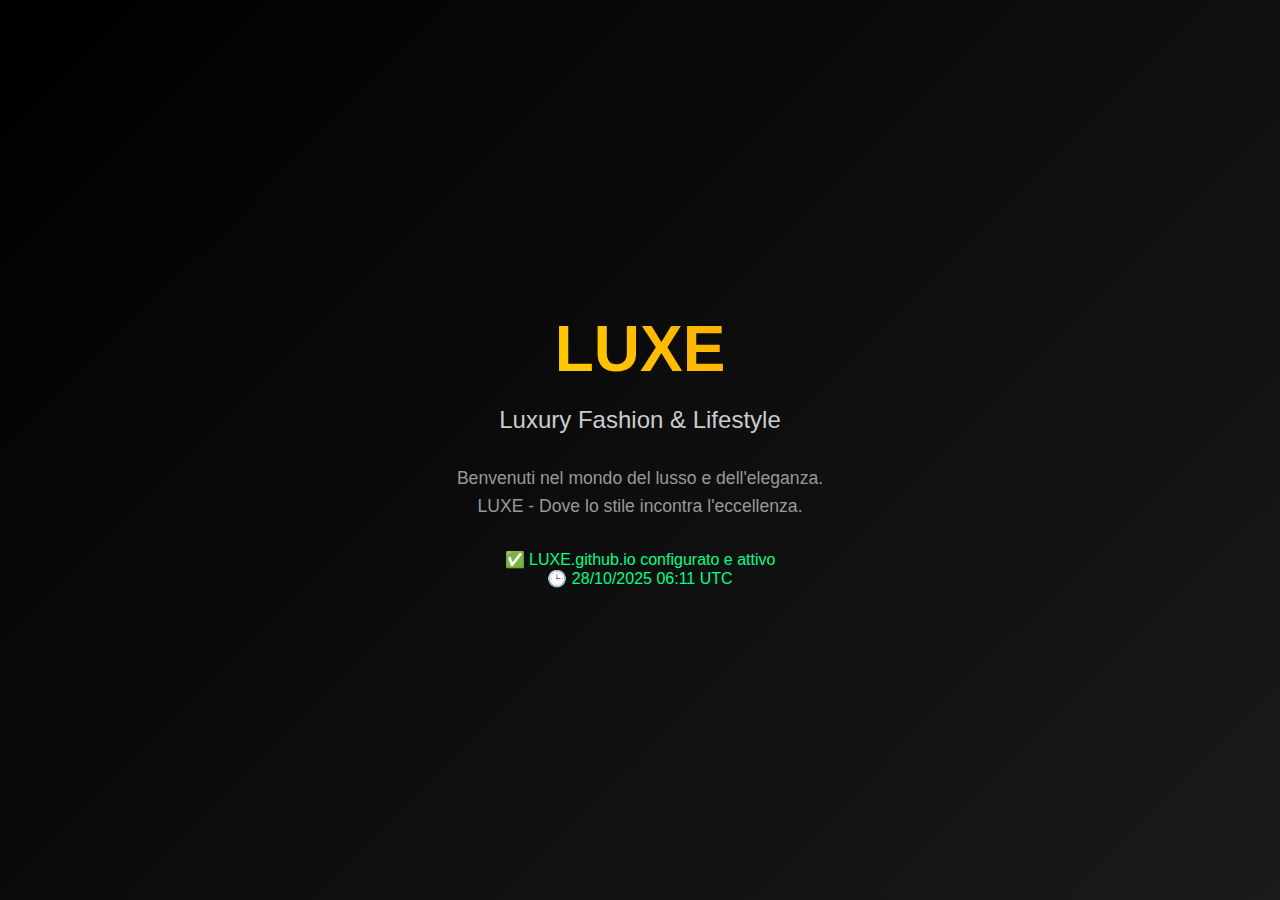
<file: index.html>
<!DOCTYPE html>
<html lang="it">
<head>
    <meta charset="UTF-8">
    <meta name="viewport" content="width=device-width, initial-scale=1.0">
    <title>LUXE - Luxury Fashion & Lifestyle</title>
    <style>
        * { margin: 0; padding: 0; box-sizing: border-box; }
        body { 
            font-family: 'Arial', sans-serif; 
            background: linear-gradient(135deg, #000000, #1a1a1a);
            color: #ffffff;
            min-height: 100vh;
            display: flex;
            justify-content: center;
            align-items: center;
        }
        .container { 
            text-align: center; 
            max-width: 600px; 
            padding: 40px; 
        }
        h1 { 
            font-size: 4rem; 
            margin-bottom: 20px; 
            background: linear-gradient(45deg, #FFD700, #FFA500);
            -webkit-background-clip: text;
            -webkit-text-fill-color: transparent;
            background-clip: text;
        }
        .subtitle { 
            font-size: 1.5rem; 
            margin-bottom: 30px; 
            color: #cccccc; 
        }
        .description { 
            font-size: 1.1rem; 
            line-height: 1.6; 
            margin-bottom: 30px; 
            color: #999999;
        }
        .status { 
            font-size: 1rem; 
            color: #00ff88; 
            margin-top: 20px; 
        }
    </style>
</head>
<body>
    <div class="container">
        <h1>LUXE</h1>
        <div class="subtitle">Luxury Fashion & Lifestyle</div>
        <div class="description">
            Benvenuti nel mondo del lusso e dell'eleganza. <br>
            LUXE - Dove lo stile incontra l'eccellenza.
        </div>
        <div class="status">
            ✅ LUXE.github.io configurato e attivo<br>
            🕒 28/10/2025 06:11 UTC
        </div>
    </div>
</body>
</html>
</file>
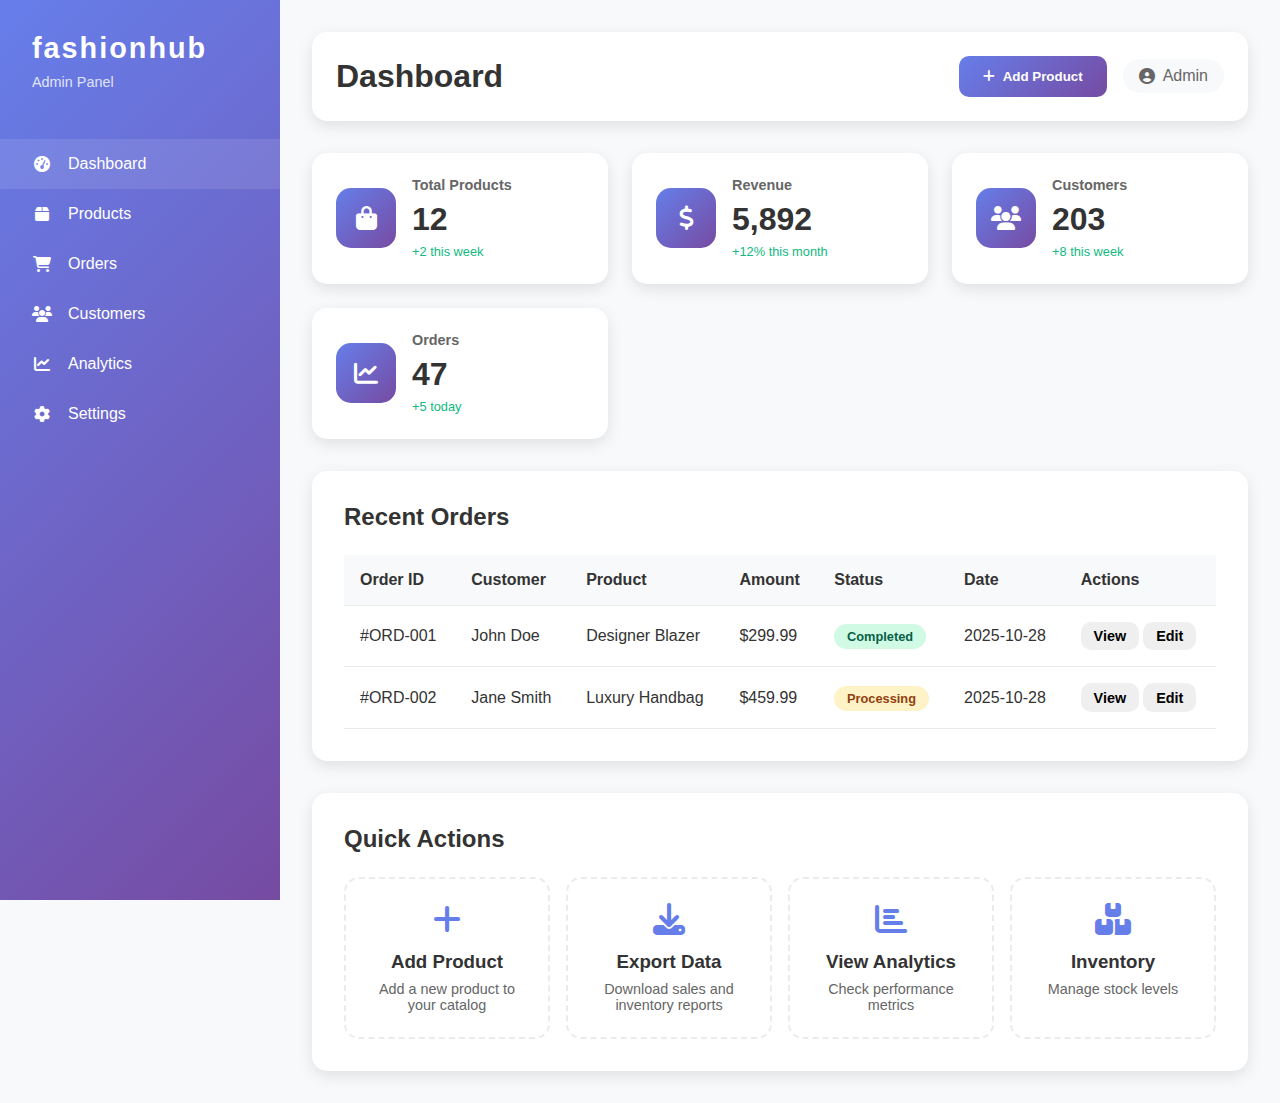
<file: admin.html>
<!DOCTYPE html>
<html lang="en">
<head>
    <meta charset="UTF-8">
    <meta name="viewport" content="width=device-width, initial-scale=1.0">
    <title>FashionHub Admin - Product Management</title>
    <link rel="stylesheet" href="admin-styles.css">
    <link href="https://cdnjs.cloudflare.com/ajax/libs/font-awesome/6.4.0/css/all.min.css" rel="stylesheet">
</head>
<body>
    <div class="admin-container">
        <!-- Admin Sidebar -->
        <div class="admin-sidebar">
            <div class="admin-logo">
                <h2>fashionhub</h2>
                <span>Admin Panel</span>
            </div>
            <nav class="admin-nav">
                <a href="#dashboard" class="nav-item active">
                    <i class="fas fa-tachometer-alt"></i>
                    Dashboard
                </a>
                <a href="#products" class="nav-item">
                    <i class="fas fa-box"></i>
                    Products
                </a>
                <a href="#orders" class="nav-item">
                    <i class="fas fa-shopping-cart"></i>
                    Orders
                </a>
                <a href="#customers" class="nav-item">
                    <i class="fas fa-users"></i>
                    Customers
                </a>
                <a href="#analytics" class="nav-item">
                    <i class="fas fa-chart-line"></i>
                    Analytics
                </a>
                <a href="#settings" class="nav-item">
                    <i class="fas fa-cog"></i>
                    Settings
                </a>
            </nav>
        </div>

        <!-- Admin Main Content -->
        <div class="admin-main">
            <div class="admin-header">
                <h1>Dashboard</h1>
                <div class="admin-actions">
                    <button class="btn-primary" onclick="showAddProductModal()">
                        <i class="fas fa-plus"></i>
                        Add Product
                    </button>
                    <div class="admin-profile">
                        <i class="fas fa-user-circle"></i>
                        <span>Admin</span>
                    </div>
                </div>
            </div>

            <!-- Dashboard Stats -->
            <div class="dashboard-stats">
                <div class="stat-card">
                    <div class="stat-icon">
                        <i class="fas fa-shopping-bag"></i>
                    </div>
                    <div class="stat-info">
                        <h3>Total Products</h3>
                        <span class="stat-number">8</span>
                        <span class="stat-change">+2 this week</span>
                    </div>
                </div>
                <div class="stat-card">
                    <div class="stat-icon">
                        <i class="fas fa-dollar-sign"></i>
                    </div>
                    <div class="stat-info">
                        <h3>Revenue</h3>
                        <span class="stat-number">$2,847</span>
                        <span class="stat-change">+12% this month</span>
                    </div>
                </div>
                <div class="stat-card">
                    <div class="stat-icon">
                        <i class="fas fa-users"></i>
                    </div>
                    <div class="stat-info">
                        <h3>Customers</h3>
                        <span class="stat-number">156</span>
                        <span class="stat-change">+8 this week</span>
                    </div>
                </div>
                <div class="stat-card">
                    <div class="stat-icon">
                        <i class="fas fa-chart-line"></i>
                    </div>
                    <div class="stat-info">
                        <h3>Orders</h3>
                        <span class="stat-number">23</span>
                        <span class="stat-change">+5 today</span>
                    </div>
                </div>
            </div>

            <!-- Recent Orders -->
            <div class="content-section">
                <h2>Recent Orders</h2>
                <div class="orders-table">
                    <table>
                        <thead>
                            <tr>
                                <th>Order ID</th>
                                <th>Customer</th>
                                <th>Product</th>
                                <th>Amount</th>
                                <th>Status</th>
                                <th>Date</th>
                                <th>Actions</th>
                            </tr>
                        </thead>
                        <tbody id="ordersTableBody">
                            <tr>
                                <td>#ORD-001</td>
                                <td>John Doe</td>
                                <td>Designer Blazer</td>
                                <td>$299.99</td>
                                <td><span class="status completed">Completed</span></td>
                                <td>2025-10-28</td>
                                <td>
                                    <button class="btn-sm" onclick="viewOrder('ORD-001')">View</button>
                                    <button class="btn-sm secondary" onclick="editOrder('ORD-001')">Edit</button>
                                </td>
                            </tr>
                            <tr>
                                <td>#ORD-002</td>
                                <td>Jane Smith</td>
                                <td>Luxury Handbag</td>
                                <td>$459.99</td>
                                <td><span class="status processing">Processing</span></td>
                                <td>2025-10-28</td>
                                <td>
                                    <button class="btn-sm" onclick="viewOrder('ORD-002')">View</button>
                                    <button class="btn-sm secondary" onclick="editOrder('ORD-002')">Edit</button>
                                </td>
                            </tr>
                        </tbody>
                    </table>
                </div>
            </div>

            <!-- Quick Actions -->
            <div class="quick-actions">
                <h2>Quick Actions</h2>
                <div class="action-grid">
                    <div class="action-card" onclick="showAddProductModal()">
                        <i class="fas fa-plus"></i>
                        <h3>Add Product</h3>
                        <p>Add a new product to your catalog</p>
                    </div>
                    <div class="action-card" onclick="exportData()">
                        <i class="fas fa-download"></i>
                        <h3>Export Data</h3>
                        <p>Download sales and inventory reports</p>
                    </div>
                    <div class="action-card" onclick="viewAnalytics()">
                        <i class="fas fa-chart-bar"></i>
                        <h3>View Analytics</h3>
                        <p>Check performance metrics</p>
                    </div>
                    <div class="action-card" onclick="manageInventory()">
                        <i class="fas fa-boxes"></i>
                        <h3>Inventory</h3>
                        <p>Manage stock levels</p>
                    </div>
                </div>
            </div>
        </div>
    </div>

    <!-- Add Product Modal -->
    <div id="addProductModal" class="modal">
        <div class="modal-content">
            <div class="modal-header">
                <h3>Add New Product</h3>
                <button class="close-modal" onclick="closeAddProductModal()">
                    <i class="fas fa-times"></i>
                </button>
            </div>
            <div class="modal-body">
                <form id="addProductForm">
                    <div class="form-group">
                        <label>Product Name</label>
                        <input type="text" id="productName" required>
                    </div>
                    <div class="form-group">
                        <label>Category</label>
                        <select id="productCategory" required>
                            <option value="clothing">Clothing</option>
                            <option value="accessories">Accessories</option>
                            <option value="shoes">Shoes</option>
                        </select>
                    </div>
                    <div class="form-group">
                        <label>Price</label>
                        <input type="number" id="productPrice" step="0.01" required>
                    </div>
                    <div class="form-group">
                        <label>Description</label>
                        <textarea id="productDescription" rows="3"></textarea>
                    </div>
                    <div class="form-group">
                        <label>Product Image</label>
                        <input type="file" id="productImage" accept="image/*">
                    </div>
                    <div class="form-actions">
                        <button type="button" onclick="closeAddProductModal()" class="btn-secondary">Cancel</button>
                        <button type="submit" class="btn-primary">Add Product</button>
                    </div>
                </form>
            </div>
        </div>
    </div>

    <script src="admin-app.js"></script>
</body>
</html>
</file>
<file: admin-styles.css>
/* FashionHub Admin Panel Styles */

* {
    margin: 0;
    padding: 0;
    box-sizing: border-box;
}

body {
    font-family: 'Arial', sans-serif;
    background: #f8f9fa;
    color: #333;
}

.admin-container {
    display: flex;
    min-height: 100vh;
}

/* Admin Sidebar */
.admin-sidebar {
    width: 280px;
    background: linear-gradient(135deg, #667eea 0%, #764ba2 100%);
    color: white;
    padding: 2rem 0;
    position: fixed;
    height: 100vh;
    overflow-y: auto;
}

.admin-logo {
    padding: 0 2rem;
    margin-bottom: 3rem;
}

.admin-logo h2 {
    font-size: 1.8rem;
    font-weight: bold;
    margin-bottom: 0.5rem;
    letter-spacing: 2px;
}

.admin-logo span {
    font-size: 0.9rem;
    opacity: 0.8;
}

.admin-nav {
    display: flex;
    flex-direction: column;
}

.nav-item {
    display: flex;
    align-items: center;
    gap: 1rem;
    padding: 1rem 2rem;
    color: white;
    text-decoration: none;
    transition: background 0.3s ease;
}

.nav-item:hover,
.nav-item.active {
    background: rgba(255,255,255,0.1);
}

.nav-item i {
    width: 20px;
    text-align: center;
}

/* Admin Main Content */
.admin-main {
    flex: 1;
    margin-left: 280px;
    padding: 2rem;
}

.admin-header {
    display: flex;
    justify-content: space-between;
    align-items: center;
    margin-bottom: 2rem;
    background: white;
    padding: 1.5rem;
    border-radius: 15px;
    box-shadow: 0 5px 15px rgba(0,0,0,0.1);
}

.admin-header h1 {
    font-size: 2rem;
    color: #333;
}

.admin-actions {
    display: flex;
    align-items: center;
    gap: 1rem;
}

.admin-profile {
    display: flex;
    align-items: center;
    gap: 0.5rem;
    padding: 0.5rem 1rem;
    background: #f8f9fa;
    border-radius: 25px;
    color: #666;
}

/* Button Styles */
.btn-primary, .btn-secondary, .btn-sm {
    padding: 0.8rem 1.5rem;
    border: none;
    border-radius: 10px;
    cursor: pointer;
    font-weight: bold;
    text-decoration: none;
    display: inline-flex;
    align-items: center;
    gap: 0.5rem;
    transition: all 0.3s ease;
}

.btn-primary {
    background: linear-gradient(135deg, #667eea 0%, #764ba2 100%);
    color: white;
}

.btn-primary:hover {
    transform: translateY(-2px);
    box-shadow: 0 5px 15px rgba(102, 126, 234, 0.4);
}

.btn-secondary {
    background: #f8f9fa;
    color: #666;
    border: 2px solid #e9ecef;
}

.btn-secondary:hover {
    background: #e9ecef;
}

.btn-sm {
    padding: 0.4rem 0.8rem;
    font-size: 0.9rem;
}

/* Dashboard Stats */
.dashboard-stats {
    display: grid;
    grid-template-columns: repeat(auto-fit, minmax(250px, 1fr));
    gap: 1.5rem;
    margin-bottom: 2rem;
}

.stat-card {
    background: white;
    padding: 1.5rem;
    border-radius: 15px;
    box-shadow: 0 5px 15px rgba(0,0,0,0.1);
    display: flex;
    align-items: center;
    gap: 1rem;
}

.stat-icon {
    width: 60px;
    height: 60px;
    background: linear-gradient(135deg, #667eea 0%, #764ba2 100%);
    color: white;
    border-radius: 15px;
    display: flex;
    align-items: center;
    justify-content: center;
    font-size: 1.5rem;
}

.stat-info h3 {
    font-size: 0.9rem;
    color: #666;
    margin-bottom: 0.5rem;
}

.stat-number {
    font-size: 2rem;
    font-weight: bold;
    color: #333;
    display: block;
    margin-bottom: 0.25rem;
}

.stat-change {
    font-size: 0.8rem;
    color: #10b981;
}

/* Content Sections */
.content-section {
    background: white;
    padding: 2rem;
    border-radius: 15px;
    box-shadow: 0 5px 15px rgba(0,0,0,0.1);
    margin-bottom: 2rem;
}

.content-section h2 {
    margin-bottom: 1.5rem;
    color: #333;
}

/* Orders Table */
.orders-table {
    overflow-x: auto;
}

.orders-table table {
    width: 100%;
    border-collapse: collapse;
}

.orders-table th,
.orders-table td {
    padding: 1rem;
    text-align: left;
    border-bottom: 1px solid #e9ecef;
}

.orders-table th {
    background: #f8f9fa;
    font-weight: bold;
    color: #333;
}

.status {
    padding: 0.3rem 0.8rem;
    border-radius: 20px;
    font-size: 0.8rem;
    font-weight: bold;
}

.status.completed {
    background: #d1fae5;
    color: #065f46;
}

.status.processing {
    background: #fef3c7;
    color: #92400e;
}

.status.pending {
    background: #fce7f3;
    color: #be185d;
}

/* Quick Actions */
.quick-actions {
    background: white;
    padding: 2rem;
    border-radius: 15px;
    box-shadow: 0 5px 15px rgba(0,0,0,0.1);
}

.quick-actions h2 {
    margin-bottom: 1.5rem;
    color: #333;
}

.action-grid {
    display: grid;
    grid-template-columns: repeat(auto-fit, minmax(200px, 1fr));
    gap: 1rem;
}

.action-card {
    padding: 1.5rem;
    border: 2px dashed #e9ecef;
    border-radius: 15px;
    text-align: center;
    cursor: pointer;
    transition: all 0.3s ease;
}

.action-card:hover {
    border-color: #667eea;
    background: rgba(102, 126, 234, 0.05);
}

.action-card i {
    font-size: 2rem;
    color: #667eea;
    margin-bottom: 1rem;
}

.action-card h3 {
    margin-bottom: 0.5rem;
    color: #333;
}

.action-card p {
    color: #666;
    font-size: 0.9rem;
}

/* Modal Styles */
.modal {
    display: none;
    position: fixed;
    top: 0;
    left: 0;
    width: 100%;
    height: 100%;
    background: rgba(0,0,0,0.5);
    z-index: 1000;
}

.modal.show {
    display: flex;
    align-items: center;
    justify-content: center;
}

.modal-content {
    background: white;
    border-radius: 15px;
    max-width: 500px;
    width: 90%;
    max-height: 80vh;
    overflow-y: auto;
}

.modal-header {
    padding: 1.5rem;
    border-bottom: 1px solid #e9ecef;
    display: flex;
    justify-content: space-between;
    align-items: center;
    background: linear-gradient(135deg, #667eea 0%, #764ba2 100%);
    color: white;
}

.close-modal {
    background: none;
    border: none;
    color: white;
    font-size: 1.5rem;
    cursor: pointer;
}

.modal-body {
    padding: 1.5rem;
}

/* Form Styles */
.form-group {
    margin-bottom: 1.5rem;
}

.form-group label {
    display: block;
    margin-bottom: 0.5rem;
    font-weight: bold;
    color: #333;
}

.form-group input,
.form-group select,
.form-group textarea {
    width: 100%;
    padding: 0.8rem;
    border: 2px solid #e9ecef;
    border-radius: 10px;
    font-size: 1rem;
    transition: border-color 0.3s ease;
}

.form-group input:focus,
.form-group select:focus,
.form-group textarea:focus {
    outline: none;
    border-color: #667eea;
}

.form-actions {
    display: flex;
    gap: 1rem;
    justify-content: flex-end;
}

/* Responsive Design */
@media (max-width: 768px) {
    .admin-sidebar {
        width: 100%;
        position: relative;
        height: auto;
    }
    
    .admin-main {
        margin-left: 0;
        padding: 1rem;
    }
    
    .admin-container {
        flex-direction: column;
    }
    
    .dashboard-stats {
        grid-template-columns: 1fr;
    }
    
    .admin-header {
        flex-direction: column;
        gap: 1rem;
        text-align: center;
    }
    
    .orders-table {
        font-size: 0.9rem;
    }
    
    .action-grid {
        grid-template-columns: 1fr;
    }
}

/* Animations */
@keyframes fadeInUp {
    from {
        opacity: 0;
        transform: translateY(20px);
    }
    to {
        opacity: 1;
        transform: translateY(0);
    }
}

.stat-card,
.content-section,
.quick-actions {
    animation: fadeInUp 0.6s ease forwards;
}

/* Loading States */
.loading {
    display: flex;
    justify-content: center;
    align-items: center;
    height: 200px;
}

.spinner {
    width: 40px;
    height: 40px;
    border: 4px solid #f3f3f3;
    border-top: 4px solid #667eea;
    border-radius: 50%;
    animation: spin 1s linear infinite;
}

@keyframes spin {
    0% { transform: rotate(0deg); }
    100% { transform: rotate(360deg); }
}
</file>
